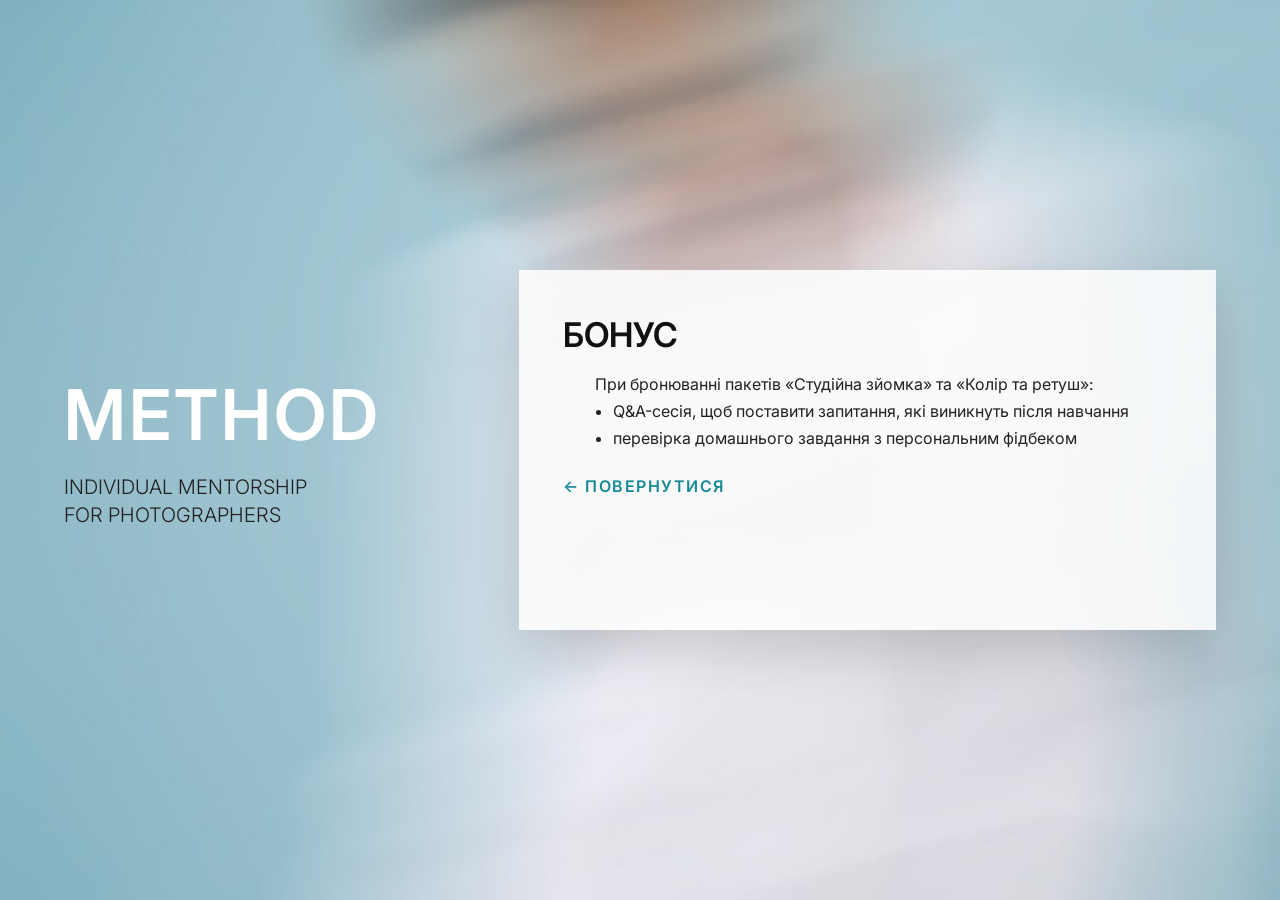
<file: pages/bonus.html>
<!DOCTYPE html>
<html lang="uk">
<head>
    <meta charset="UTF-8">
    <meta name="viewport" content="width=device-width, initial-scale=1.0">
    <title>Method | Студійна зйомка</title>
    <link rel="preconnect" href="https://fonts.googleapis.com">
    <link rel="preconnect" href="https://fonts.gstatic.com" crossorigin>
    <link href="https://fonts.googleapis.com/css2?family=Inter:wght@300;400;500;600&display=swap" rel="stylesheet">
    <link rel="stylesheet" href="../css/variables.css">
    <link rel="stylesheet" href="../css/style.css">
    <link rel="stylesheet" href="../css/responsive.css">
</head>
<body class="subpage">
    <main class="hero subpage-hero">
        <section class="left">
            <h1>METHOD</h1>
            <h2>
                INDIVIDUAL MENTORSHIP <br>
                FOR PHOTOGRAPHERS
            </h2>
        </section>

        <section class="service-stage">
            <div class="service-panel show">
                <h3> БОНУС</h3>
                <p>
                    При бронюванні пакетів «Студійна зйомка» та «Колір та ретуш»:
                </p>
                <ul>
                    <li>Q&A-сесія, щоб поставити запитання, які виникнуть після навчання</li>
                    <li>перевірка домашнього завдання з персональним фідбеком</li>
                    
                </ul>
                 
                <a href="../index.html" class="back-link">← ПОВЕРНУТИСЯ</a>
            </div>
        </section>
    </main>
</body>
</html>
</file>
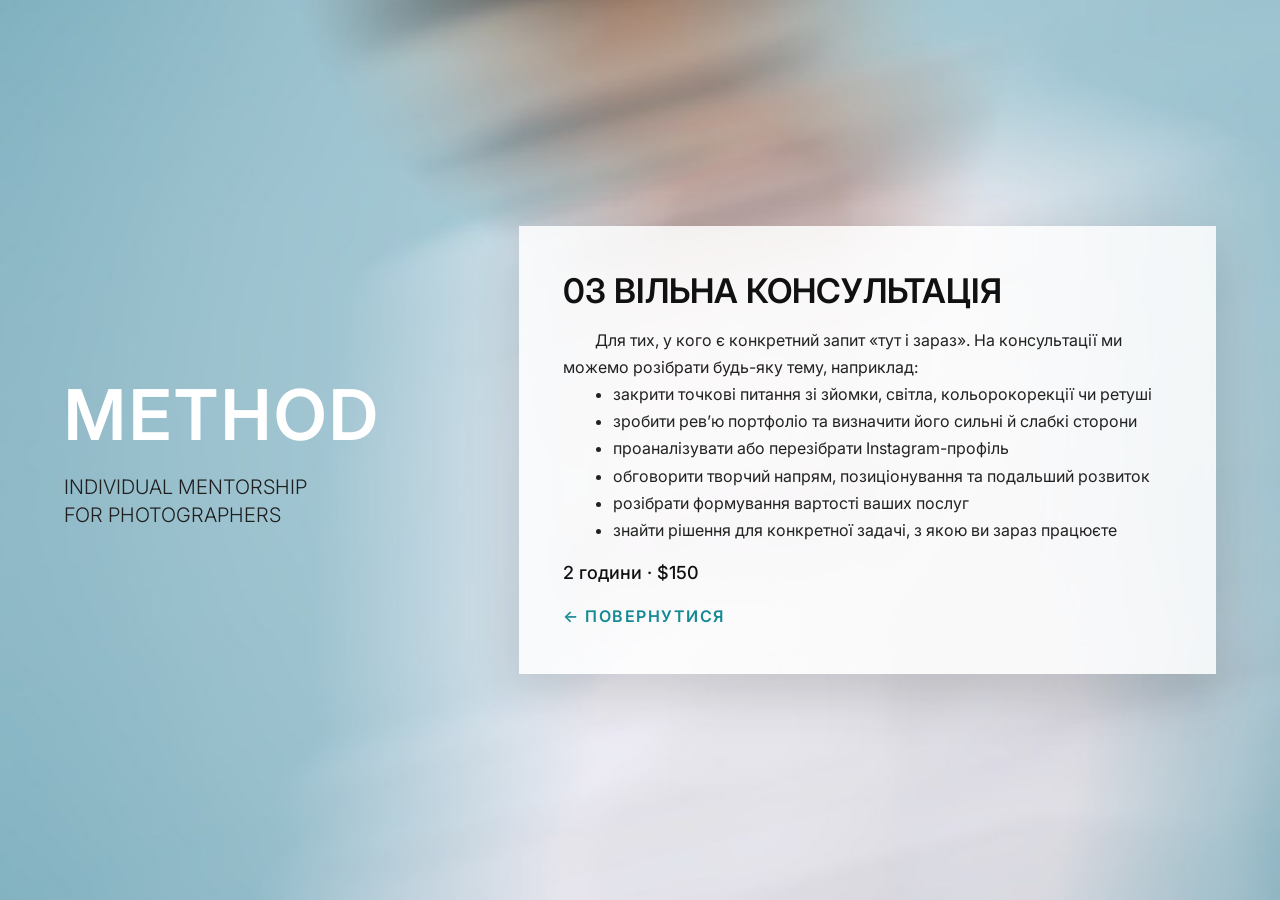
<file: pages/consultation.html>
<!DOCTYPE html>
<html lang="uk">
<head>
    <meta charset="UTF-8">
    <meta name="viewport" content="width=device-width, initial-scale=1.0">
    <title>Method | Вільна консультація</title>
    <link rel="preconnect" href="https://fonts.googleapis.com">
    <link rel="preconnect" href="https://fonts.gstatic.com" crossorigin>
    <link href="https://fonts.googleapis.com/css2?family=Inter:wght@300;400;500;600&display=swap" rel="stylesheet">
    <link rel="stylesheet" href="../css/variables.css">
    <link rel="stylesheet" href="../css/style.css">
    <link rel="stylesheet" href="../css/responsive.css">
</head>
<body class="subpage">
    <main class="hero subpage-hero">
        <section class="left">
            <h1>METHOD</h1>
            <h2>
                INDIVIDUAL MENTORSHIP <br>
                FOR PHOTOGRAPHERS
            </h2>
        </section>

        <section class="service-stage">
            <div class="service-panel show">
                <h3>03  ВІЛЬНА КОНСУЛЬТАЦІЯ</h3>
                <p>
                    Для тих, у кого є конкретний запит «тут і зараз». 
                    На консультації ми можемо розібрати будь-яку тему, наприклад:
                </p>
                <ul>
                    <li>закрити точкові питання зі зйомки, світла, кольорокорекції чи ретуші</li>
                    <li>зробити рев’ю портфоліо та визначити його сильні й слабкі сторони</li>
                    <li>проаналізувати або перезібрати Instagram-профіль</li>
                    <li>обговорити творчий напрям, позиціонування та подальший розвиток</li>
                    <li>розібрати формування вартості ваших послуг</li>
                    <li>знайти рішення для конкретної задачі, з якою ви зараз працюєте</li>
                </ul>
                <div class="service-price">2 години · $150</div>
                <a href="../index.html" class="back-link">← ПОВЕРНУТИСЯ</a>
            </div>
        </section>
    </main>
</body>
</html>
</file>
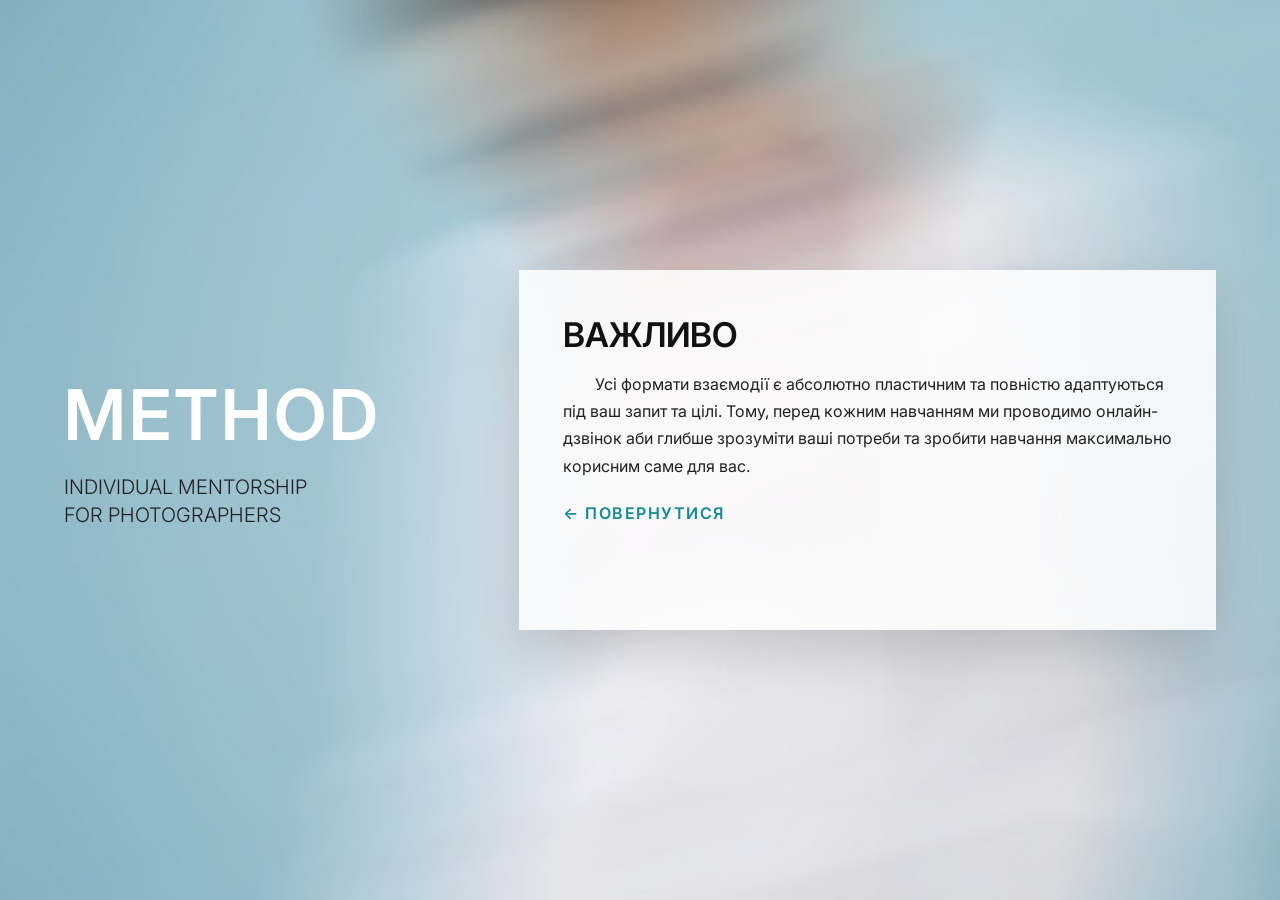
<file: pages/important.html>
<!DOCTYPE html>
<html lang="uk">
<head>
    <meta charset="UTF-8">
    <meta name="viewport" content="width=device-width, initial-scale=1.0">
    <title>Method | Студійна зйомка</title>
    <link rel="preconnect" href="https://fonts.googleapis.com">
    <link rel="preconnect" href="https://fonts.gstatic.com" crossorigin>
    <link href="https://fonts.googleapis.com/css2?family=Inter:wght@300;400;500;600&display=swap" rel="stylesheet">
    <link rel="stylesheet" href="../css/variables.css">
    <link rel="stylesheet" href="../css/style.css">
    <link rel="stylesheet" href="../css/responsive.css">
</head>
<body class="subpage">
    <main class="hero subpage-hero">
        <section class="left">
            <h1>METHOD</h1>
            <h2>
                INDIVIDUAL MENTORSHIP <br>
                FOR PHOTOGRAPHERS
            </h2>
        </section>

        <section class="service-stage">
            <div class="service-panel show">
                <h3> ВАЖЛИВО</h3>
                <p>
                    Усі формати взаємодії  є абсолютно пластичним та повністю адаптуються під ваш запит та цілі.
                     Тому, перед кожним навчанням ми проводимо онлайн-дзвінок аби глибше зрозуміти ваші потреби та 
                     зробити навчання максимально корисним саме для вас.
                </p>
                 
                <a href="../index.html" class="back-link">← ПОВЕРНУТИСЯ</a>
            </div>
        </section>
    </main>
</body>
</html>
</file>
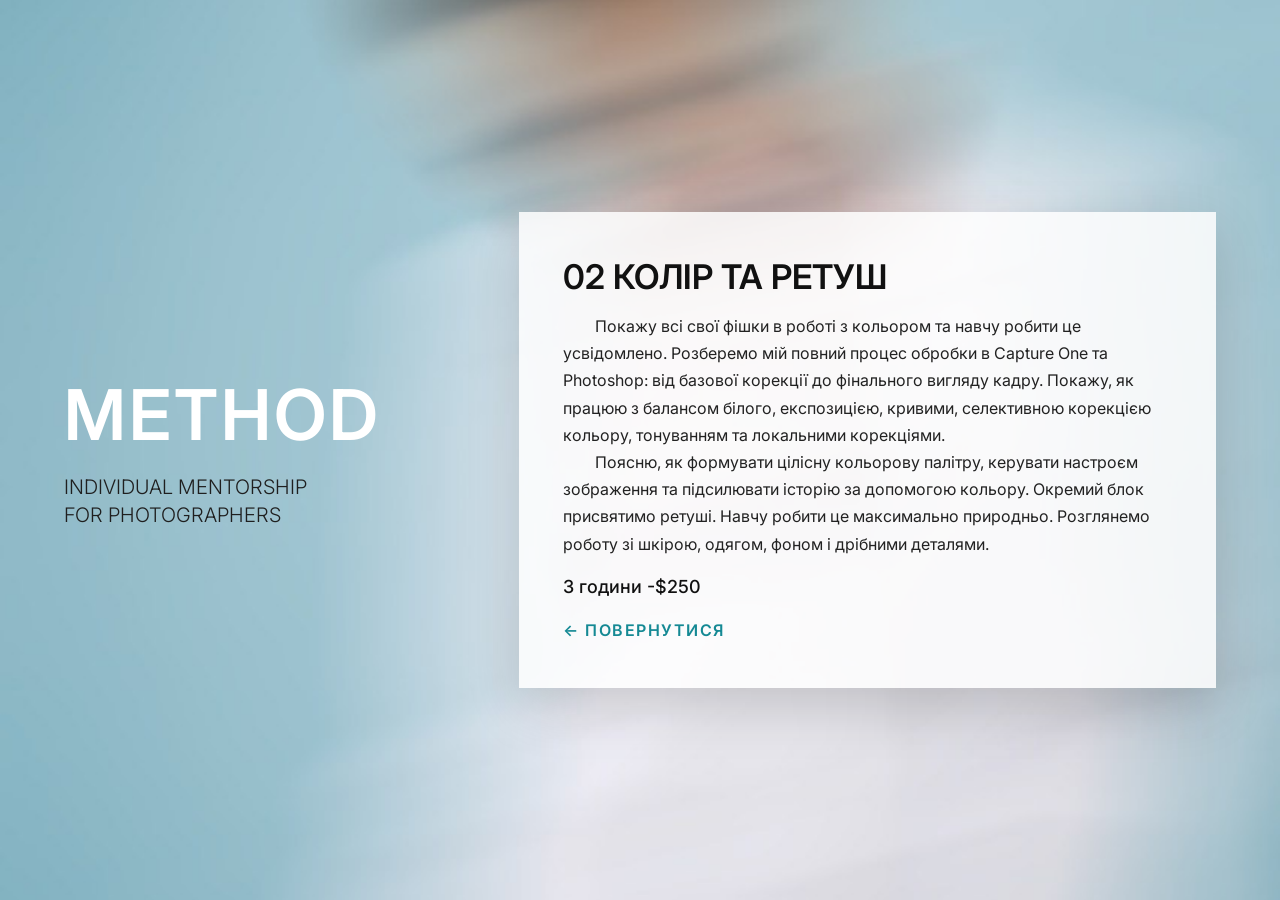
<file: pages/retouch.html>
<!DOCTYPE html>
<html lang="uk">
<head>
    <meta charset="UTF-8">
    <meta name="viewport" content="width=device-width, initial-scale=1.0">
    <title>Method | Колір та ретуш</title>
    <link rel="preconnect" href="https://fonts.googleapis.com">
    <link rel="preconnect" href="https://fonts.gstatic.com" crossorigin>
    <link href="https://fonts.googleapis.com/css2?family=Inter:wght@300;400;500;600&display=swap" rel="stylesheet">
    <link rel="stylesheet" href="../css/variables.css">
    <link rel="stylesheet" href="../css/style.css">
    <link rel="stylesheet" href="../css/responsive.css">
</head>
<body class="subpage">
    <main class="hero subpage-hero">
        <section class="left">
            <h1>METHOD</h1>
            <h2>
                INDIVIDUAL MENTORSHIP <br>
                FOR PHOTOGRAPHERS
            </h2>
        </section>

        <section class="service-stage">
            <div class="service-panel show">
                <h3>02 КОЛІР ТА РЕТУШ</h3>
                <p>
                    Покажу всі свої фішки в роботі з кольором та навчу робити це усвідомлено. 
                    Розберемо мій повний процес обробки в Capture One та Photoshop: від базової корекції до фінального вигляду кадру.
                    Покажу, як працюю з балансом білого, експозицією, кривими, селективною корекцією кольору, тонуванням та локальними корекціями.
                </p>
                  <p>
                    Поясню, як формувати цілісну кольорову палітру, керувати настроєм зображення та підсилювати історію за допомогою кольору.
                    Окремий блок присвятимо  ретуші. Навчу робити це максимально природньо. 
                    Розглянемо роботу зі шкірою, одягом, фоном і дрібними деталями.
                </p>
                <div class="service-price">3 години -$250</div>
                <a href="../index.html" class="back-link">← ПОВЕРНУТИСЯ</a>
            </div>
        </section>
    </main>
</body>
</html>
</file>
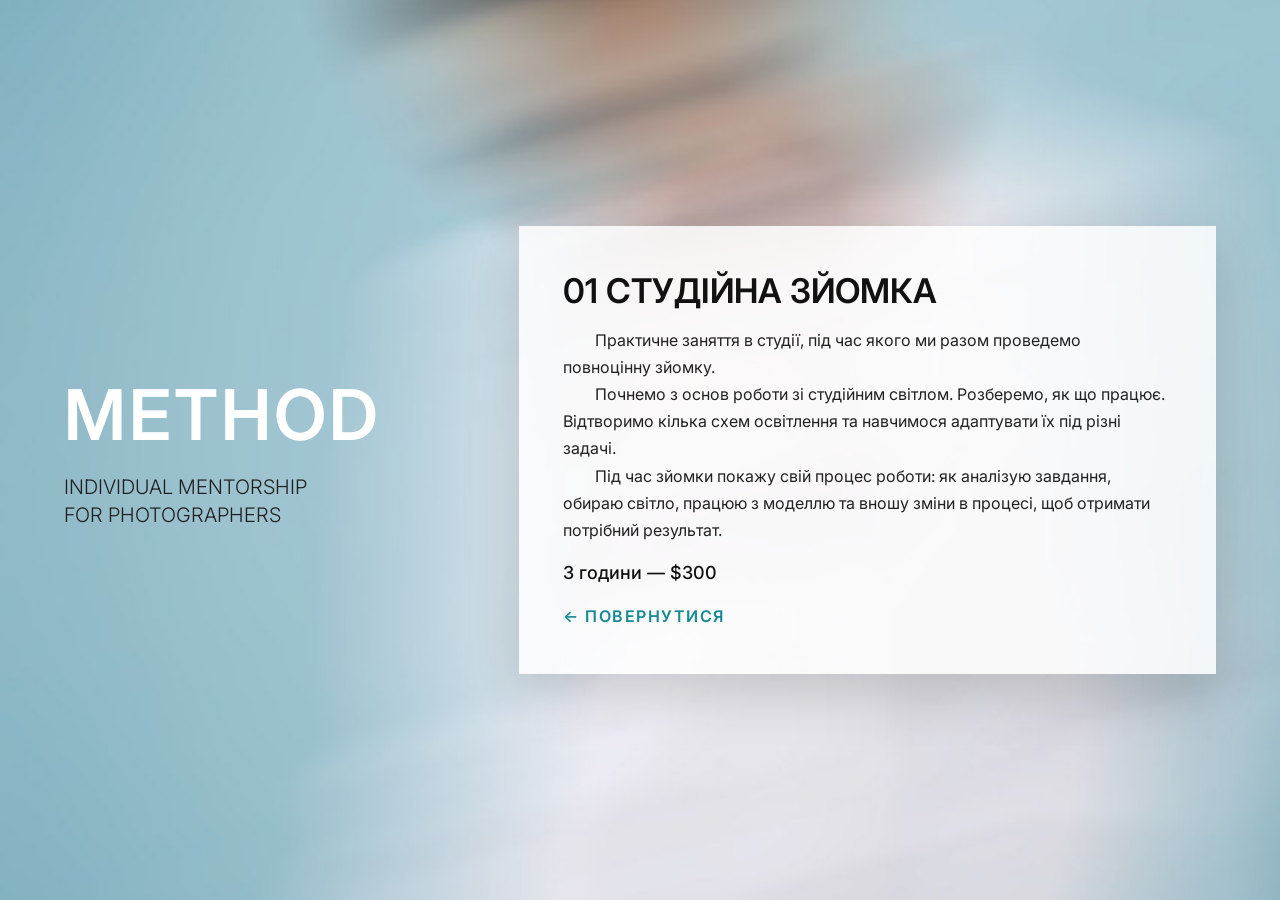
<file: pages/studio.html>
<!DOCTYPE html>
<html lang="uk">
<head>
    <meta charset="UTF-8">
    <meta name="viewport" content="width=device-width, initial-scale=1.0">
    <title>Method | Студійна зйомка</title>
    <link rel="preconnect" href="https://fonts.googleapis.com">
    <link rel="preconnect" href="https://fonts.gstatic.com" crossorigin>
    <link href="https://fonts.googleapis.com/css2?family=Inter:wght@300;400;500;600&display=swap" rel="stylesheet">
    <link rel="stylesheet" href="../css/variables.css">
    <link rel="stylesheet" href="../css/style.css">
    <link rel="stylesheet" href="../css/responsive.css">
</head>
<body class="subpage">
    <main class="hero subpage-hero">
        <section class="left">
            <h1>METHOD</h1>
            <h2>
                INDIVIDUAL MENTORSHIP <br>
                FOR PHOTOGRAPHERS
            </h2>
        </section>

        <section class="service-stage">
            <div class="service-panel show">
                <h3> 01 СТУДІЙНА ЗЙОМКА</h3>
                <p>
                    Практичне заняття в студії, під час якого ми разом проведемо повноцінну зйомку.
                </p>
                <p>
                    Почнемо з основ роботи зі студійним світлом. 
                    Розберемо, як що працює. Відтворимо кілька схем освітлення та навчимося адаптувати їх під різні задачі.
                </p>
                 <p>
                    Під час зйомки покажу свій процес роботи: як аналізую завдання,
                     обираю світло, працюю з моделлю та вношу зміни в процесі, щоб отримати потрібний результат.
                </p>
                <div class="service-price">3 години — $300</div>
                <a href="../index.html" class="back-link">← ПОВЕРНУТИСЯ</a>
            </div>
        </section>
    </main>
</body>
</html>
</file>
<file: css/variables.css>
:root{

    --white:#ffffff;
    --black:#111111;

    --text:#1f1f1f;

    --padding:70px;

    --font: "Inter", sans-serif;

}
</file>
<file: css/style.css>
*{
    margin:0;
    padding:0;
    box-sizing:border-box;
}

body{
    font-family:var(--font);
    background:url("../images/hero.jpg") center center/cover no-repeat;
     min-height:100svh;
    color:#111;
}

.hero{
    display:grid;
    grid-template-columns:1fr 1fr 220px;
    min-height:100svh;
    padding:70px;
    position:relative;
    width:100%;
    max-width:1600px;
    margin:0 auto;
    padding:
    clamp(30px,5vw,80px); 
}

.hero a:hover {
  color: #625d5d;
}


.home-hero{
    grid-template-columns:minmax(260px, 1fr) minmax(320px, 1.2fr);
}

.left{
    display:flex;
    flex-direction:column;
    justify-content:center;
    gap:16px;
}

.left h1{
    font-size:70px;
    font-weight:600;
    letter-spacing:3px;
    color:white;
}

.left h2{
    font-size:20px;
    font-weight:300;
    line-height:1.4;
    color:#1f1f1f;

}

.center{
    display:flex;
    flex-direction:column;
    justify-content:center;
    gap:22px;
}

.menu{
    display:flex;
    flex-direction:column;
    justify-content:center;
    gap:22px;
}

.center a,
.menu-item{
    font-size:24px;
    font-weight:400;
    letter-spacing:1px;
    color:#1f1f1f;
    text-decoration:none;
}

.plus{
    font-size:24px;
    color:#1f1f1f;
    opacity:0.8;
}

.number{
    opacity:0.8;
}

.right{
    display:flex;
    flex-direction:column;
    justify-content:center;
    align-items:flex-end;
    gap:20px;

}

.right a{
    color:#1f1f1f;
    text-decoration:none;
    font-size:16px;
    font-weight:500;
}

.footer-text{

    position:absolute;
    bottom:70px;
    left:50%;
    transform:translateX(-50%);
    text-align:center;
    font-size:13px;
    line-height:1.6;
    color:#1f1f1f;
    max-width:600px;
    letter-spacing:0.5px;
}



/*!!!*/




.hero.subpage-hero{
    grid-template-columns:minmax(220px, 0.6fr) minmax(320px, 1fr);
    align-items:center;
    gap:clamp(12px, 2.5vw, 24px);
}

.service-stage{
    display:flex;
    align-items:center;
    justify-content:flex-start;
    padding-left:clamp(0px, 1vw, 8px);
}

.service-panel{
    background:#ffffffd7;
    margin-top:0;
    width:100%;
    max-width:800px;
    min-height:360px;
    padding:clamp(40px, 4vw, 44px);
    box-shadow:0 20px 50px rgba(0,0,0,0.15);
    opacity:1;
    transform:none;
}

.service-panel .service-number{
    display:block;
    margin-bottom:12px;
    font-size:14px;
    font-weight:600;
    letter-spacing:2px;
    color:#7a7a7a;
}

.service-panel h3{
    font-size:clamp(24px, 3vw, 34px);
    font-weight:600;
    margin-bottom:16px;
    color:#111;
}

.service-panel .service-price{
    font-size:18px;
    font-weight:500;
    margin-top:18px;
    color:#111;
}

.service-panel p{
    text-indent: 2em;
    font-size:16px;
    line-height:1.7;
    color:#222;
}

.service-panel li {
    font-size:16px;
    line-height:1.7;
    color:#222;
}

.service-panel ul {
    padding-left: 50px;
}


.service-panel a{
    font-size:16px;
    line-height:1.7;
    color:#158994;
}

.back-link{
    display:inline-block;
    margin-top:20px;
    color:#111;
    text-decoration:none;
    font-size:14px;
    font-weight:600;
    letter-spacing:1.5px;
}

.back-link:hover{
    opacity:0.75;
}
</file>
<file: css/responsive.css>
/* =========================
   Планшети
========================= */

@media (max-width: 900px){

    body{
        height:auto;
        min-height:100svh;
        background-size: 160%;  
    }

    .hero::before{
    content:"";
    position:absolute;
    inset:0;
    background:rgba(255,255,255,.15);
    pointer-events:none;
}

    .hero,
    .hero.subpage-hero{

        grid-template-columns:1fr;
        justify-items:center;
        align-content:start;
        
        min-height:100svh;
        height:auto;

        padding:60px 24px 32px;
        gap:32px;
    }

    .left{
        text-align:center;
        align-items:center;
    }

    .left h1{
        font-size:48px;
    }

    .left h2{
        font-size:10px;
    }

    .center{
        width:100%;
        align-items:center;
    }

    .menu{
        width:100%;
        align-items:left;
        gap:18px;
        padding-left:40px;
    }

    .menu-item{
        font-size:24px;
    }

    .service-stage{
        width:100%;
        padding:30px;
        justify-content:center;
    }

    .service-panel{

        width:100%;
        max-width:700px;
        min-height:auto;
        padding:32px;
        margin:0;
    }

    .right::before{
        content:"";
        display:block;
        width:150px;
        height:1px;
        background:rgba(0,0,0,.4);
    }

        .right{
        display:flex;
        flex-direction:column;
        justify-content:left;
        align-items:center;
        gap:16px;

}

    .footer-text {
    position: absolute;
    bottom: 40px;
    left: 50%;
    transform: translateX(-50%);

    width: calc(100% - 40px);
    max-width: 320px;

    text-align: center;
    font-size: 8px;
    line-height: 1.5;
    letter-spacing: 0.5px;
    opacity: 0.8;
}

}

/* =========================
   Телефон
========================= */

@media (max-width:600px){

    .hero,
    .hero.subpage-hero{

        padding:100px 18px 20px;
        gap:24px;
    }

    .left h1{
        font-size:44px;
        letter-spacing:4px;
    }

    .left h2{
        font-size:10px;
        color:#000000;
    }

    .menu{
        margin-top: 40px;
        gap:18px;
        padding-left:5px;
    }
      .menu a{ 
       font-size:22px;
    }

    .menu-item{
        font-size:20px;
    }

    .service-panel{

        padding:22px;
        border-radius:6px;
    }

    .service-panel h3{
        font-size:22px;
    }

    .service-panel .service-price{
        font-size:16px;
    }

    .service-panel p,
    .service-panel li{

        font-size:12px;
        line-height:1.7;
    }

    .service-panel ul{
        padding-left:24px;
    }

    .service-panel a{
        font-size:12px;
    }

    .back-link{
        font-size:13px;
    }
   

       
        

}

.right a{
    color:#1f1f1f;
    text-decoration:none;
    font-size:16px;
    font-weight:500;
    
}



@media (max-width:390px){

    .left h1{
        font-size:42px;
    }

    .menu-item{
        font-size:18px;
    }

    .service-panel{
        padding:18px;
    }

     .right{
        margin-top:40px;
        align-items:center;
        gap:20px;
    }
    .menu{
        width:100%;
        align-items:left;
        gap:18px;
        padding:5px
    }

}
</file>
